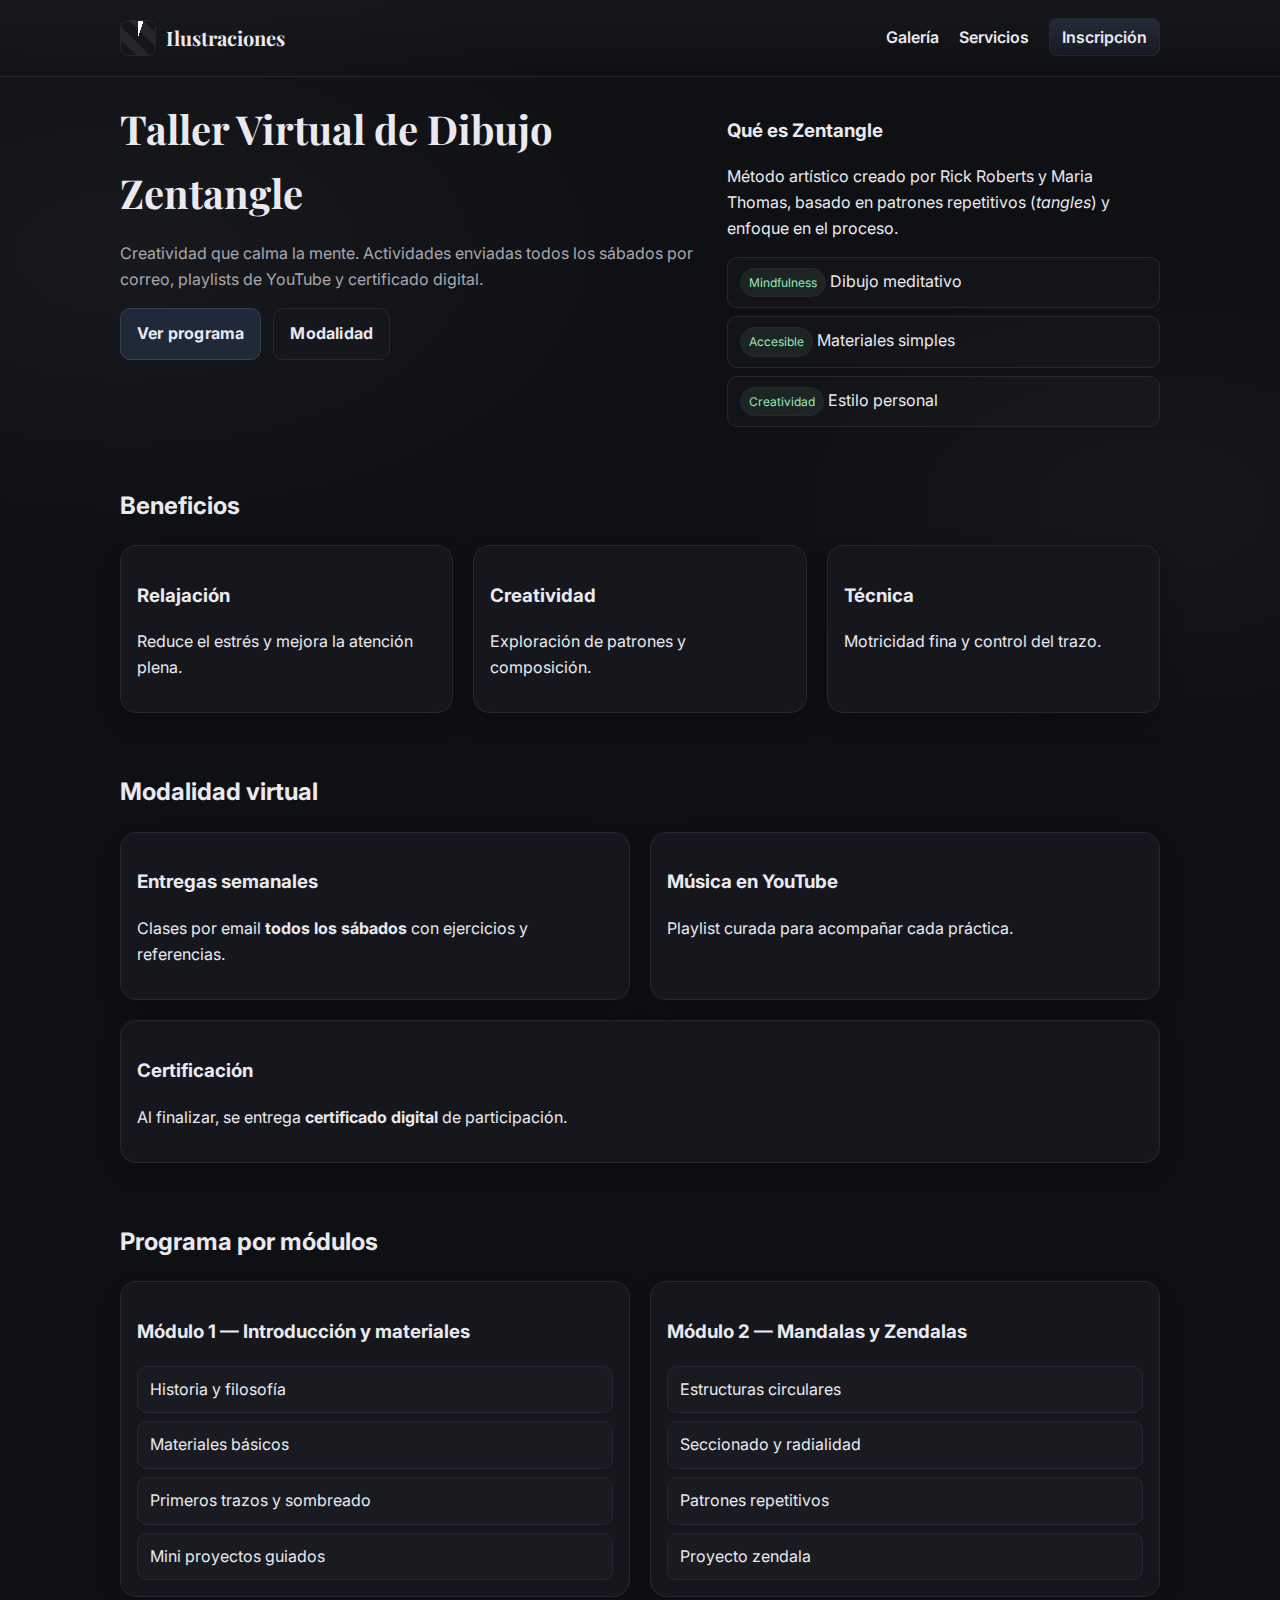
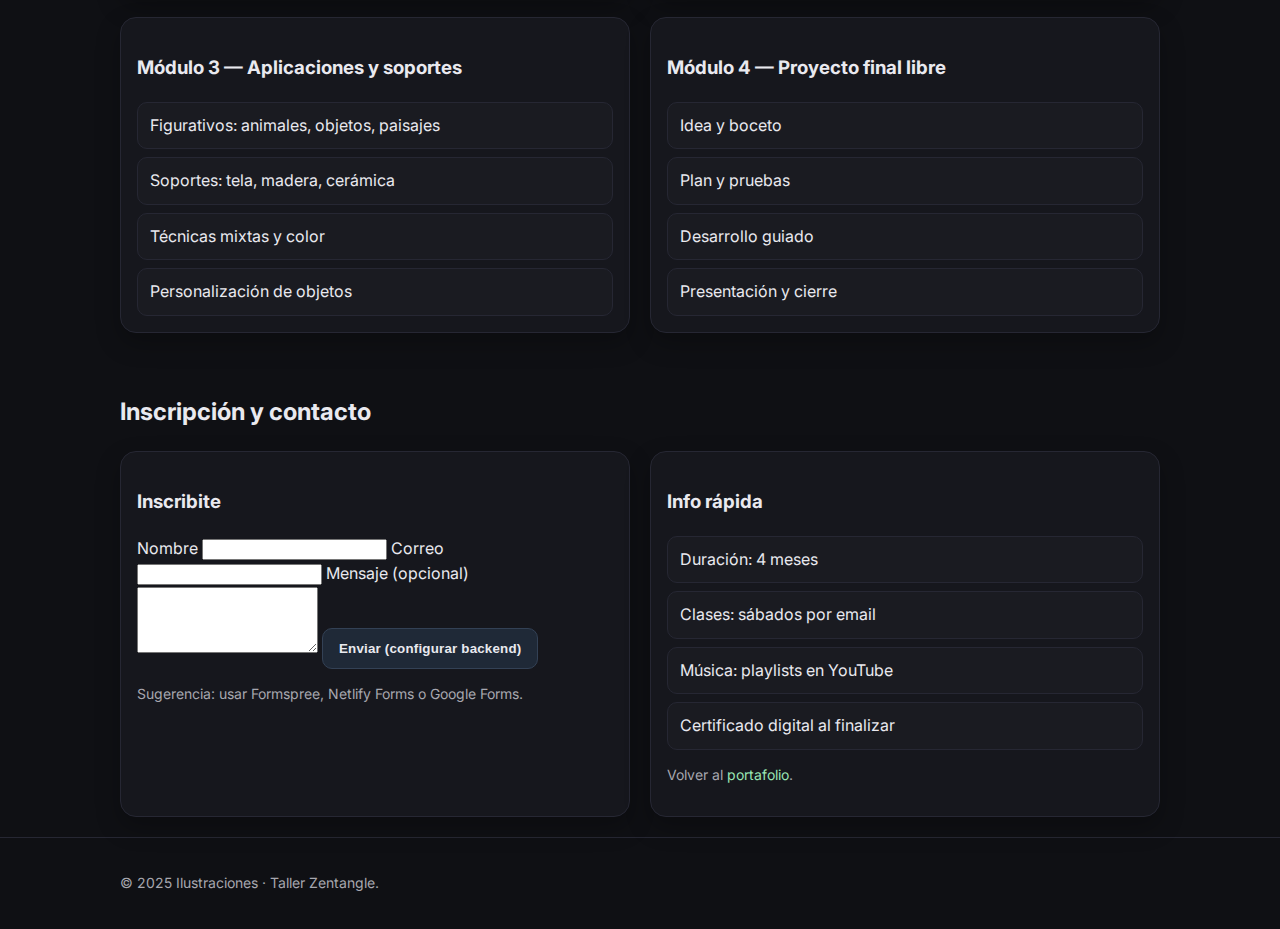
<file: zentangle.html>
<!DOCTYPE html>
<html lang="es">
<head>
  <meta charset="utf-8" />
  <meta name="viewport" content="width=device-width, initial-scale=1" />
  <title>Taller Virtual de Dibujo Zentangle</title>
  <meta name="description" content="Taller virtual de Dibujo Zentangle: actividades por email, música en YouTube y certificado digital." />
  <link rel="stylesheet" href="styles.css" />
  <link rel="preconnect" href="https://fonts.googleapis.com">
  <link rel="preconnect" href="https://fonts.gstatic.com" crossorigin>
  <link href="https://fonts.googleapis.com/css2?family=Inter:wght@400;600;700&family=Playfair+Display:wght@700&display=swap" rel="stylesheet">
</head>
<body>
  <header class="site-header">
    <div class="container nav">
      <div class="brand">
        <div class="logo" aria-hidden="true"></div>
        <a href="index.html" class="brand-name">Ilustraciones</a>
      </div>
      <nav class="menu">
        <a href="index.html#galeria">Galería</a>
        <a href="index.html#servicios">Servicios</a>
        <a href="#contacto" class="cta">Inscripción</a>
      </nav>
    </div>
  </header>

  <main>
    <section class="hero container">
      <div class="hero-text">
        <h1>Taller Virtual de Dibujo Zentangle</h1>
        <p class="lead">Creatividad que calma la mente. Actividades enviadas todos los sábados por correo, playlists de YouTube y certificado digital.</p>
        <div class="actions">
          <a href="#programa" class="btn primary">Ver programa</a>
          <a href="#modalidad" class="btn">Modalidad</a>
        </div>
      </div>
      <div class="hero-card">
        <h3>Qué es Zentangle</h3>
        <p>Método artístico creado por Rick Roberts y Maria Thomas, basado en patrones repetitivos (<em>tangles</em>) y enfoque en el proceso.</p>
        <ul class="list">
          <li><span class="badge">Mindfulness</span> Dibujo meditativo</li>
          <li><span class="badge">Accesible</span> Materiales simples</li>
          <li><span class="badge">Creatividad</span> Estilo personal</li>
        </ul>
      </div>
    </section>

    <section id="beneficios" class="container">
      <h2>Beneficios</h2>
      <div class="grid three">
        <div class="card"><h3>Relajación</h3><p>Reduce el estrés y mejora la atención plena.</p></div>
        <div class="card"><h3>Creatividad</h3><p>Exploración de patrones y composición.</p></div>
        <div class="card"><h3>Técnica</h3><p>Motricidad fina y control del trazo.</p></div>
      </div>
    </section>

    <section id="modalidad" class="container">
      <h2>Modalidad virtual</h2>
      <div class="grid two">
        <div class="card">
          <h3>Entregas semanales</h3>
          <p>Clases por email <strong>todos los sábados</strong> con ejercicios y referencias.</p>
        </div>
        <div class="card">
          <h3>Música en YouTube</h3>
          <p>Playlist curada para acompañar cada práctica.</p>
        </div>
      </div>
      <div class="card" style="margin-top:20px">
        <h3>Certificación</h3>
        <p>Al finalizar, se entrega <strong>certificado digital</strong> de participación.</p>
      </div>
    </section>

    <section id="programa" class="container">
      <h2>Programa por módulos</h2>
      <div class="grid two">
        <div class="card module">
          <h3>Módulo 1 — Introducción y materiales</h3>
          <ul class="list">
            <li>Historia y filosofía</li>
            <li>Materiales básicos</li>
            <li>Primeros trazos y sombreado</li>
            <li>Mini proyectos guiados</li>
          </ul>
        </div>
        <div class="card module">
          <h3>Módulo 2 — Mandalas y Zendalas</h3>
          <ul class="list">
            <li>Estructuras circulares</li>
            <li>Seccionado y radialidad</li>
            <li>Patrones repetitivos</li>
            <li>Proyecto zendala</li>
          </ul>
        </div>
        <div class="card module">
          <h3>Módulo 3 — Aplicaciones y soportes</h3>
          <ul class="list">
            <li>Figurativos: animales, objetos, paisajes</li>
            <li>Soportes: tela, madera, cerámica</li>
            <li>Técnicas mixtas y color</li>
            <li>Personalización de objetos</li>
          </ul>
        </div>
        <div class="card module">
          <h3>Módulo 4 — Proyecto final libre</h3>
          <ul class="list">
            <li>Idea y boceto</li>
            <li>Plan y pruebas</li>
            <li>Desarrollo guiado</li>
            <li>Presentación y cierre</li>
          </ul>
        </div>
      </div>
    </section>

    <section id="contacto" class="container">
      <h2>Inscripción y contacto</h2>
      <div class="grid two">
        <div class="card">
          <h3>Inscribite</h3>
          <form action="#" method="post">
            <label>Nombre</label>
            <input type="text" name="nombre" required />
            <label>Correo</label>
            <input type="email" name="correo" required />
            <label>Mensaje (opcional)</label>
            <textarea name="mensaje" rows="4"></textarea>
            <button type="submit" class="btn primary" disabled>Enviar (configurar backend)</button>
            <p class="small">Sugerencia: usar Formspree, Netlify Forms o Google Forms.</p>
          </form>
        </div>
        <div class="card">
          <h3>Info rápida</h3>
          <ul class="list">
            <li>Duración: 4 meses</li>
            <li>Clases: sábados por email</li>
            <li>Música: playlists en YouTube</li>
            <li>Certificado digital al finalizar</li>
          </ul>
          <p class="small">Volver al <a href="index.html">portafolio</a>.</p>
        </div>
      </div>
    </section>
  </main>

  <footer class="site-footer">
    <div class="container footer-inner">
      <p class="small">© 2025 Ilustraciones · Taller Zentangle.</p>
    </div>
  </footer>
</body>
</html>
</file>
<file: styles.css>
:root {
  --bg: #0f1014;
  --card: #16171d;
  --text: #e9e9ef;
  --muted: #a7a7af;
  --border: #262733;
  --accent: #9ae6b4;     /* Verde suave */
  --accent2: #7aa2f7;    /* Azul suave */
}

* { box-sizing: border-box; }
html, body { margin: 0; padding: 0; }
body {
  font-family: Inter, system-ui, -apple-system, Segoe UI, Roboto, "Helvetica Neue", Arial, sans-serif;
  color: var(--text);
  background:
    radial-gradient(900px 500px at 10% 10%, rgba(255,255,255,0.04), transparent 60%),
    radial-gradient(700px 400px at 90% 20%, rgba(255,255,255,0.03), transparent 60%),
    var(--bg);
  line-height: 1.6;
}

a { color: var(--accent); text-decoration: none; }
a:hover { text-decoration: underline; }
img { width: 100%; border-radius: 12px; display: block; }

.container { max-width: 1080px; margin: 0 auto; padding: 20px; }
.site-header {
  border-bottom: 1px solid var(--border);
  background: linear-gradient(180deg, rgba(255,255,255,0.03), rgba(255,255,255,0));
}
.nav { display: flex; align-items: center; justify-content: space-between; }
.brand { display: flex; align-items: center; gap: 10px; }
.logo {
  width: 36px; height: 36px; border-radius: 8px;
  background:
    conic-gradient(from 0deg, #fff 0 5%, transparent 5% 100%),
    repeating-linear-gradient(45deg, transparent 0 10px, rgba(255,255,255,0.07) 10px 20px);
  border: 1px solid var(--border);
}
.brand-name {
  font-family: "Playfair Display", serif; font-weight: 700; font-size: 20px; color: var(--text);
}
.menu a { margin-left: 16px; color: var(--text); font-weight: 600; }
.menu a.cta {
  padding: 8px 12px; border: 1px solid var(--border); border-radius: 8px;
  background: linear-gradient(180deg, rgba(122,162,247,0.15), rgba(122,162,247,0.05));
}
.menu a.alt { color: var(--accent); }

.hero { display: grid; grid-template-columns: 1.15fr 0.85fr; gap: 20px; }
.hero-text h1 {
  font-family: "Playfair Display", serif; font-size: 40px; margin: 0 0 10px;
}
.lead { color: var(--muted); }
.actions { display: flex; gap: 12px; margin-top: 10px; flex-wrap: wrap; }

.btn {
  display: inline-flex; align-items: center; gap: 8px;
  padding: 12px 16px; border-radius: 10px; font-weight: 700; letter-spacing: 0.2px;
  border: 1px solid var(--border); background: var(--card); color: var(--text);
}
.btn.primary { background: #1f2937; border-color: #334155; }
.card {
  border: 1px solid var(--border); border-radius: 16px; background: var(--card); padding: 16px;
  box-shadow: 0 10px 24px rgba(0,0,0,0.25);
}

.section-head { display: flex; align-items: center; justify-content: space-between; gap: 12px; }
.filters { display: flex; gap: 8px; flex-wrap: wrap; }
.filter-btn {
  padding: 8px 12px; border-radius: 999px; border: 1px solid var(--border); background: rgba(255,255,255,0.04);
  color: var(--text); cursor: pointer; font-weight: 600;
}
.filter-btn.active { background: rgba(122,162,247,0.15); border-color: #3b82f6; }

.grid { display: grid; gap: 20px; }
.grid.gallery { grid-template-columns: repeat(3, 1fr); }
.grid.two { grid-template-columns: 1fr 1fr; }
.grid.three { grid-template-columns: repeat(3, 1fr); }

.list { margin: 10px 0 0; padding: 0; list-style: none; display: grid; gap: 8px; }
.list li { background: rgba(255,255,255,0.02); border: 1px solid var(--border); border-radius: 10px; padding: 10px 12px; }
.badge { display: inline-block; padding: 4px 8px; font-size: 12px; border: 1px solid var(--border); border-radius: 999px; color: var(--accent); background: rgba(154,230,180,0.08); }

.site-footer { border-top: 1px solid var(--border); }
.footer-inner { display: flex; align-items: center; justify-content: space-between; gap: 12px; }
.small { color: var(--muted); font-size: 14px; }

/* Modal */
.modal {
  position: fixed; inset: 0; display: none; place-items: center; background: rgba(0,0,0,0.6);
  padding: 20px; z-index: 50;
}
.modal.open { display: grid; }
.modal img { max-width: 90vw; max-height: 70vh; border: 1px solid var(--border); }
.modal-close {
  position: absolute; top: 20px; right: 20px; width: 40px; height: 40px;
  border-radius: 999px; border: 1px solid var(--border); background: var(--card); color: var(--text);
  font-size: 26px; cursor: pointer;
}

/* Responsive */
@media (max-width: 920px) {
  .hero { grid-template-columns: 1fr; }
  .grid.gallery, .grid.two, .grid.three { grid-template-columns: 1fr; }
  .menu a { margin-left: 12px; }
}
@media (max-width: 520px) {
  .hero-text h1 { font-size: 32px; }
  .menu a:nth-child(n+3) { display: none; } /* simplifica menú en móviles */
}
</file>
